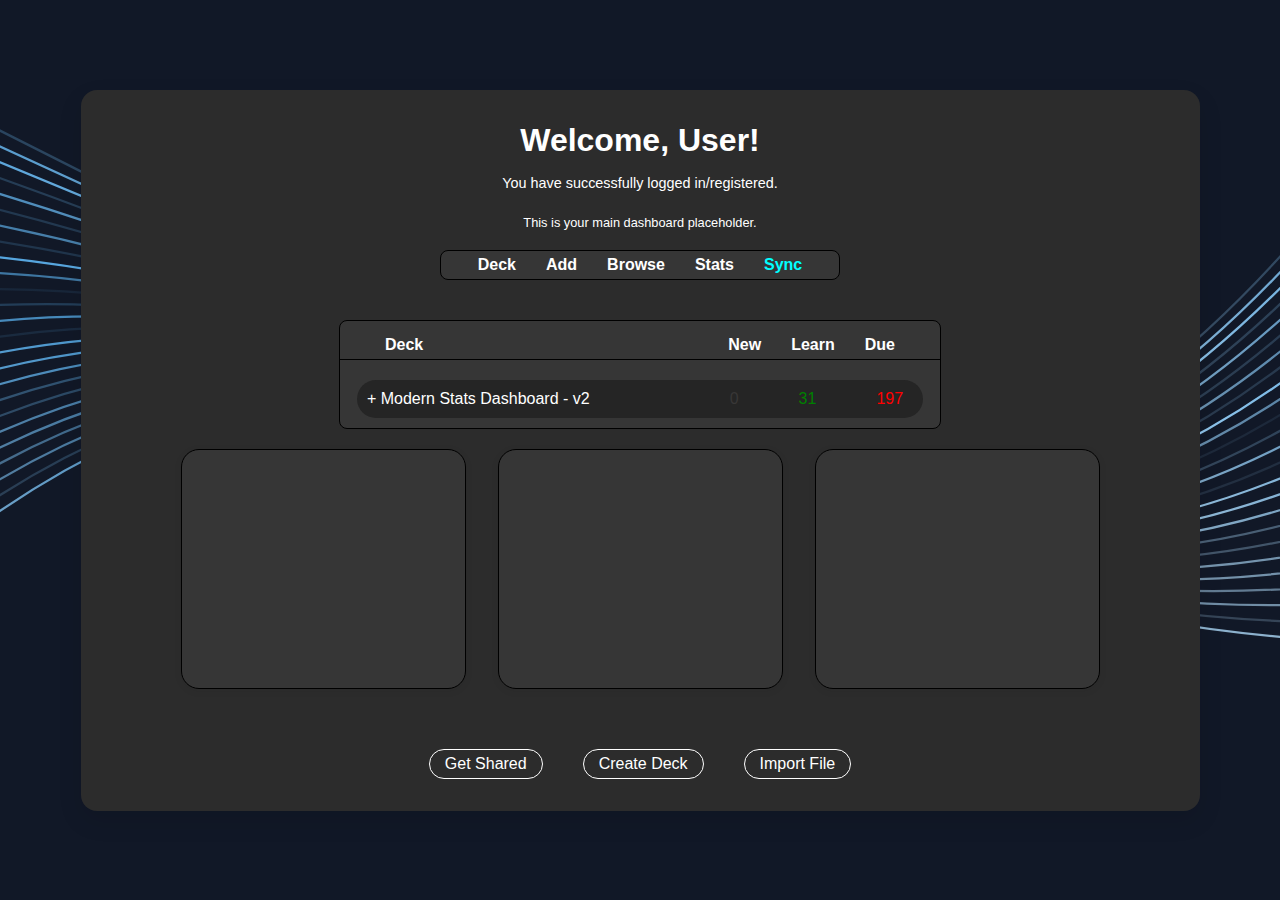
<file: dashboard.html>
<!DOCTYPE html>
<html lang="en">
<head>
  <meta charset="UTF-8" />
  <meta name="viewport" content="width=device-width, initial-scale=1" />
  <title>Anki Dashboard</title>
  <link rel="icon" type="svg" href="assets/ssshape.svg">
  <link rel="stylesheet" href="css/styles.css" />
  <link rel="stylesheet" href="css/dashboard.css">
  <script src="login-script.js" defer></script>
</head>
<body>
  <!-- 3. Welcome Screen -->
    <section id="screen-welcome" class="screen active screen-welcome">
        <h2 class="title">Welcome, <span id="welcome-user-name">User</span>!</h2>
        <p class="subtitle">You have successfully logged in/registered.</p>
        <p class="small-text">This is your main dashboard placeholder.</p>
        <div class="navigation">
          <ul class="nav">
            <li>Deck</li>
            <li>Add</li>
            <li>Browse</li>
            <li>Stats</li>
            <li>Sync</li>
          </ul>
        </div>

        <div class="main">
          <div class="main-deck">
            <div class="deck">
              <ul class="deck-list">
                <li>Deck</li>
                <li>New</li>
                <li>Learn</li>
                <li>Due</li>
              </ul>
            </div>
            <div class="stats">
              <div class="stats-data">
                <p style="color: #fff" class="stats-name">+ Modern Stats Dashboard - v2</p>
                <p style="color: rgb(56, 55, 55);">0</p>
                <p style="color: green;">31</p>
                <p style="color: red">197</p>
              </div>
            </div>
          </div>
        </div>

        <!-- <div class="boxes">
          <div class="box1"></div>
          <div class="box2"></div>
          <div class="box3"></div>
        </div> -->


        <div class="boxes">
          <div class="box1 summary-card"></div>
          <div class="box2 summary-card"></div>
          <div class="box3 summary-card"></div>
        </div>


        <div class="setting">
          <div class="choice">
            <div class="share">
              <p>Get Shared</p>
            </div>
            <div class="create">
              <p>Create Deck</p>
            </div>
            <div class="import">
              <p>Import File</p>
            </div>
          </div>
        </div>
    </section>
    <div class="loader"></div>
    <script>
      window.onload = () => {
        const name = localStorage.getItem('welcomeName') || "User";
        document.getElementById('welcome-user-name').textContent = name;
      }
</script>
</body>
</html>
</file>
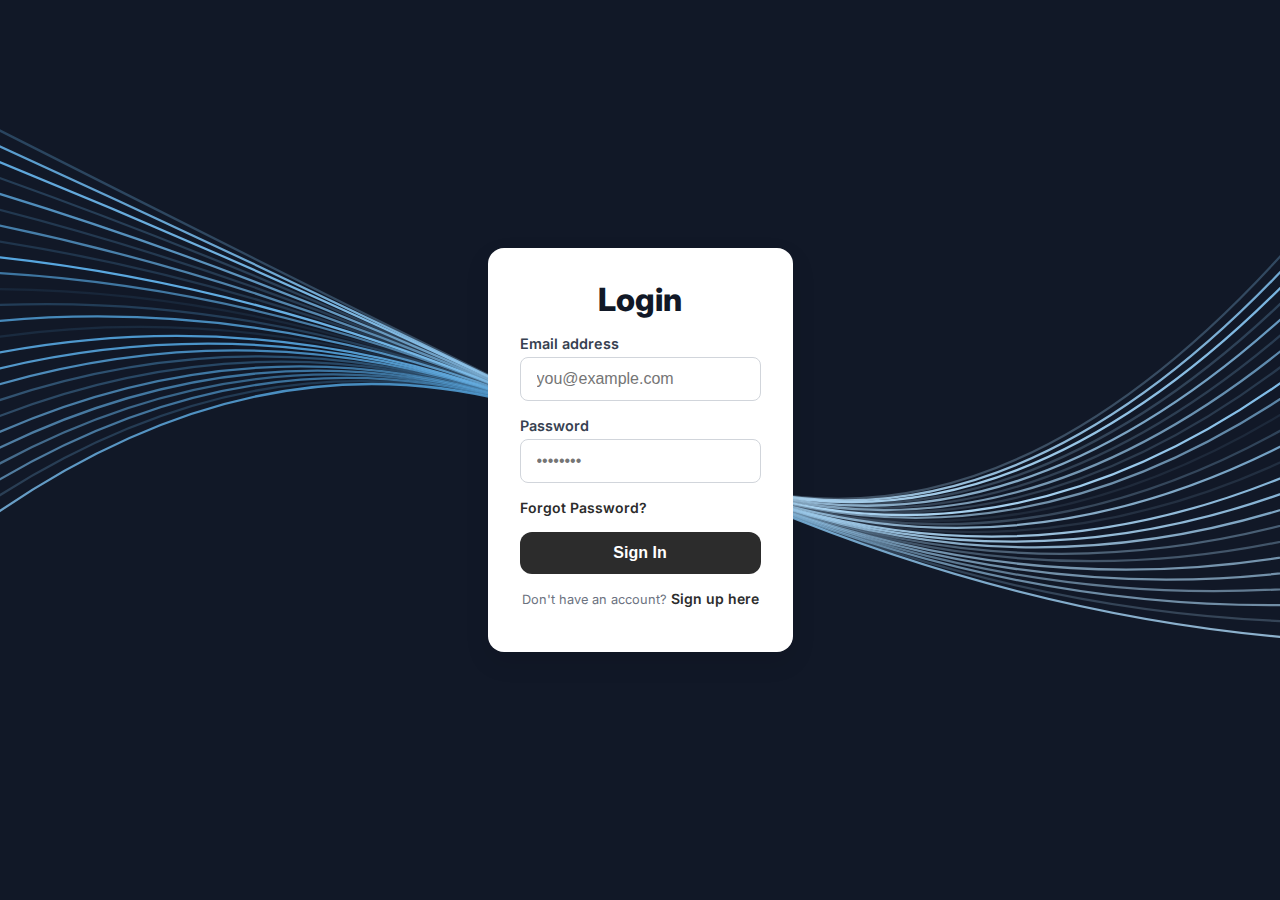
<file: login.html>
<!DOCTYPE html>
<html lang="en">
<head>
  <meta charset="UTF-8" />
  <meta name="viewport" content="width=device-width, initial-scale=1" />
  <title>Anki</title>
  <link rel="icon" type="svg" href="assets/ssshape.svg">
  <link rel="stylesheet" href="css/styles.css" />
  <script src="login-script.js" defer></script>
  <link href="https://fonts.googleapis.com/css2?family=Inter:wght@100..900&display=swap" rel="stylesheet" />
</head>
<body>
  <div id="app" class="container">
    <!-- 1. Login Screen -->
    <section id="screen-login" class="screen active">
      <h2 class="title">Login</h2>
      <form id="login-form" onsubmit="handleLogin(event)" class="form">
        <div id="login-error-box" class="error-box hidden" role="alert">
          <strong>Error!</strong>
          <span id="login-error-message"></span>
        </div>
        <div class="form-group">
          <label for="login-email">Email address</label>
          <input type="email" id="login-email" placeholder="you@example.com" required />
        </div>
        <div class="form-group">
          <label for="login-password">Password</label>
          <input type="password" id="login-password" placeholder="••••••••" required />
        </div>
        <div class="flex-row space-between">
          <a href="#" onclick="showSimulatedMessage(''); return false;" class="link">
            Forgot Password?
          </a>
        </div>
        <button type="submit" class="btn btn-primary">Sign In</button>
      </form>
      <p class="text-center small-text">
        Don't have an account?
        <a href="#" onclick="goToScreen('register_step1'); return false;" class="link">
          Sign up here
        </a>
      </p>
    </section>

    <!-- 2. Register Steps -->

    <!-- Step 1 -->
    <section id="screen-register_step1" class="screen">
      <h2 class="title">Create Account (1/3)</h2>
      <p class="subtitle">Let's start with your basic info.</p>
      <form id="register-step1-form" onsubmit="handleRegistrationStep(event, 1)" class="form">
        <div class="form-group">
          <label for="reg-name">Full Name</label>
          <input type="text" id="reg-name" placeholder="Jane Doe" required />
        </div>
        <div class="form-group">
          <label for="reg-email">Email Address</label>
          <input type="email" id="reg-email" placeholder="you@newuser.com" required />
        </div>
        <button type="submit" class="btn btn-primary">Next Step</button>
        <button type="button" onclick="goToScreen('login');" class="btn btn-secondary">← Back to Sign In</button>
      </form>
    </section>

    <!-- Step 2 -->
    <section id="screen-register_step2" class="screen">
      <h2 class="title">Password Setup (2/3)</h2>
      <p class="subtitle">Choose a strong password.</p>
      <form id="register-step2-form" onsubmit="handleRegistrationStep(event, 2)" class="form">
        <div id="password-error-box" class="error-box warning hidden" role="alert">
          <strong>Heads up!</strong>
          <span>Passwords do not match.</span>
        </div>
        <div class="form-group">
          <label for="reg-password">Password</label>
          <input type="password" id="reg-password" placeholder="••••••••" required />
        </div>
        <div class="form-group">
          <label for="reg-confirm-password">Confirm Password</label>
          <input type="password" id="reg-confirm-password" placeholder="••••••••" required />
        </div>
        <button type="submit" class="btn btn-primary">Next Step</button>
        <button type="button" onclick="goToScreen('register_step1');" class="btn btn-secondary">← Back</button>
      </form>
    </section>

    <!-- Step 3 -->
    <section id="screen-register_step3" class="screen">
      <h2 class="title">Finalizing (3/3)</h2>
      <p class="subtitle">Almost done! Just confirm the terms.</p>
      <form id="register-step3-form" onsubmit="handleRegistrationStep(event, 3)" class="form">
        <div class="checkbox-group">
          <input id="terms-checkbox" name="terms" type="checkbox" required />
          <label for="terms-checkbox" class="checkbox-label">
            I agree to the <a href="#" class="link">Terms of Service</a> and Privacy Policy.
          </label>
        </div>
        <button type="submit" class="btn btn-success">Complete Registration</button>
        <button type="button" onclick="goToScreen('register_step2');" class="btn btn-secondary">← Back</button>
      </form>
    </section>

    <!-- Message Modal -->
    <div id="message-box" class="modal hidden" role="dialog" aria-modal="true" aria-labelledby="message-box-title">
      <div class="modal-content">
        <h3 id="message-box-title" class="modal-title">Forgot Password</h3>
        <p>Email address</p>
        <input type="email" placeholder="email address">
        <p id="message-content"></p>
        <button onclick="hideSimulatedMessage()" class="btn btn-primary btn-wide">OK</button>
      </div>
    </div>
  </div>
  <div class="loader"></div>
</body>
</html>
</file>
<file: css/dashboard.css>
* {
    margin: 0;
    padding: 0;
}

.title {
    color: #fff;
}

.subtitle, .small-text {
    color: #fff;
}

.screen-welcome {
    background-color: #2c2c2c;
    position: absolute;
    width: auto;
    height: auto;
    display: flex;
    justify-content: center;
    align-items: center;
    padding-left: 100px; padding-right: 100px;
}

.navigation {
    margin: 20px 0 40px 0;
}

.navigation li{
    justify-content: center;
    align-items: center;
    list-style-type: none;
}

.navigation ul {
    display: flex;
    align-items: center;
    justify-content: center;
    gap: 30px;
    padding: 5px 0 5px 0;
    border: 1px solid black;
    width: 400px;  
    border-radius: 8px;
}

/* temporary */
div {
    display: flex;
    justify-content: center;
    align-items: center;
    /* border: 1px solid black; */
}
/* temporary */


.deck-list {
    width: 500px;
}

.deck {
    border-radius: 8px;

}

ul {
    background-color: #363636;
}

li {
    color: #fff;
}

.deck-list li {
    justify-content: center;
    align-items: center;
    list-style-type: none;
}

.deck-list {
    margin: 10px 0 0 0;
}

.deck ul {
    display: flex;
    align-items: center;
    justify-content: center;
    gap: 30px;
    padding: 5px 0 5px 0;
    border-bottom: 1px solid black;
    width: 600px;
}

.deck ul li:first-child {
    margin-right: 275px;
}

.nav li:last-child {
    color: aqua;
}

.nav li {
    font-weight: bold;
}

.main-deck {
    display: grid;
    border: 1px solid black;
    border-radius: 8px;
    background-color: #363636;
}

.stats {
    margin: 20px 10px 10px 10px;
}

.deck-list {
    font-weight: bold;
}

.stats-data {
    gap: 60px;
    border: none;
    padding: 10px 20px 10px 10px;
    border-radius: 20px;
    background-color: #252525;
}

.stats-name {
    margin-right: 80px;
}

/* .boxes {
    display: absolute;
    margin: 50px 0 0 0;
    display: flex;
    justify-content: center;
    align-items: center;
    gap: 50px;
    border: 1px solid black;
}

.box1, .box2, .box3 {
    display: display inherit;
    border: 1px solid black;
    width: 300px;
    height: 200px;
} */


.boxes {
    display: flex;
    justify-content: center;
    gap: 32px;
}

.summary-card {
    margin: 20px 0 0 0;
    border: 1px solid black;
    background: #fff;
    border-radius: 18px;
    box-shadow: 0 2px 8px rgba(30,30,30,0.06);
    width: 285px;
    min-height: 240px;
    padding: 28px 32px 24px 32px;
    display: flex;
    flex-direction: column;
    align-items: stretch;
}

.summary-card {
    background-color: #363636;
}

/* Responsive: stack on small screens */
@media (max-width: 900px) {
  .boxes {
    flex-direction: column;
    align-items: center;
  }
  .summary-card {
    width: 90vw;
  }
}

.setting {
    margin-top: 60px;
}

.choice p {
    color: #fff;
}

.choice {
    gap: 40px;
}

.choice div {
    border: 1px solid white;
    padding: 5px 15px 5px 15px;
    border-radius: 25px;
}

.choice div:hover {
    background-color: #858585;
    cursor: pointer;
}


.loader {
    position: fixed;
    top: 0;
    left: 0;
    width: 100vw;
    height: 100vh;
    display: flex;
    justify-content: center;
    align-items: center;
    background-color: #fff;
    transition: opacity 0.75s, visibility 0.75s;
}

.loader-hidden {
    opacity: 0;
    visibility: hidden;
}

.loader::after {
    content: "";
    width: 75px;
    height: 75px;
    border: 15px solid #fff;
    border-top-color: #53a5e0;
    border-radius: 50%;
    animation: loading 0.75s, ease infinite;
}

@keyframes loading {
    from {
        transform: rotate(0turn);
    }
    to {
        transform: rotate(1turn);
    }
}
</file>
<file: css/styles.css>
/* Reset */
*,
*::before,
*::after {
  box-sizing: border-box;
}



body {
  font-family: 'Inter', sans-serif;
  background-color: #111827;
  margin: 0;
  min-height: 100vh;
  display: flex;
  justify-content: center;
  align-items: center;
}

body {
    background-image: url('/assets/oooscillate\ \(1\).svg');
    background-repeat: no-repeat;
    background-size: cover;
    background-position: center;
}

.container {
  width: 100%;
  max-width: 400px;
  padding: 2rem;
  display: flex;
  justify-content: center;
  align-items: center;
}

.screen {
    background: #fff;
    border-radius: 1rem;
    box-shadow: 0 10px 25px rgba(0,0,0,0.1);
    padding: 2rem;
    display: none;  
    opacity: 0;
    transform: scale(0.95);
    transition: opacity 0.3s ease, transform 0.3s ease;
}

.screen.active {
    display: block;
    opacity: 1;
    transform: scale(1);
}

.title {
  font-weight: 800;
  font-size: 2rem;
  color: #111827;
  margin: 0 0 1rem;
  text-align: center;
}

.subtitle {
  color: #6b7280;
  margin: 0 0 1.5rem;
  text-align: center;
  font-size: 0.9rem;
}

.form {
  display: flex;
  flex-direction: column;
  gap: 1rem;
}

.form-group {
  display: flex;
  flex-direction: column;
}

.form-group label {
  font-weight: 600;
  font-size: 0.9rem;
  margin-bottom: 0.3rem;
  color: #374151;
}

.form-group input[type="email"],
.form-group input[type="text"],
.form-group input[type="password"] {
  padding: 0.75rem 1rem;
  border: 1px solid #d1d5db;
  border-radius: 0.5rem;
  font-size: 1rem;
  transition: border-color 0.3s ease;
}

.form-group input:focus {
  outline: none;
  border-color: #2c2c2c;
  box-shadow: 0 0 0 3px rgba(79, 70, 229, 0.3);
}

.flex-row {
  display: flex;
  align-items: center;
}

.space-between {
  justify-content: space-between;
}

.link {
  color: #2c2c2c;
  text-decoration: none;
  font-weight: 600;
  font-size: 0.875rem;
  cursor: pointer;
}

.link:hover {
  text-decoration: underline;
  color: #4b4b4b;
}

.btn {
  padding: 0.75rem 1rem;
  font-weight: 700;
  font-size: 1rem;
  border-radius: 0.75rem;
  border: none;
  cursor: pointer;
  transition: background-color 0.2s ease;
  width: 100%;
}

.btn-primary {
  background-color: #2c2c2c;
  color: white;
}

.btn-primary:hover {
  background-color: #434343;
}

.btn-success {
  background-color: #16a34a;
  color: white;
}

.btn-success:hover {
  background-color: #15803d;
}

.btn-secondary {
    /* background-color: #2c2c2c; */
    color: #2c2c2c;
    font-weight: 600;
    font-size: 0.9rem;
    text-align: center;
    border: none;
    /* padding: 0.5rem 0; */
    cursor: pointer;
    /* width: 200px; */
}

.btn-wide {
  max-width: 200px;
  margin: 1rem auto 0;
  display: block;
}

.small-text {
  font-size: 0.8rem;
  color: #6b7280;
  margin-top: 1rem;
  text-align: center;
}

.error-box {
  padding: 0.75rem 1rem;
  border-radius: 0.5rem;
  margin-bottom: 1rem;
  font-weight: 600;
  font-size: 0.9rem;
}

.error-box strong {
  margin-right: 0.3rem;
}

.error-box.hidden {
  display: none;
}

.error-box[role="alert"] {
  border-width: 1.5px;
}

.error-box:not(.warning) {
  background-color: #fee2e2;
  border-color: #fca5a5;
  color: #b91c1c;
}

.error-box.warning {
  background-color: #fef3c7;
  border-color: #fde68a;
  color: #92400e;
}

.checkbox-group {
  display: flex;
  align-items: center;
  gap: 0.5rem;
}

.checkbox-label {
  font-weight: 600;
  font-size: 0.9rem;
  color: #374151;
}

.icon-success {
  height: 64px;
  width: 64px;
  margin: 0 auto 1rem;
  stroke: #16a34a;
  fill: none;
  display: block;
}

.modal {
  position: fixed;
  inset: 0;
  background-color: rgba(55, 65, 81, 0.5);
  display: flex;
  justify-content: center;
  align-items: center;
  z-index: 9999;
}

.modal.hidden {
  display: none;
}

.modal-content {
  background: white;
  border-radius: 1rem;
  padding: 2rem;
  max-width: 320px;
  width: 90%;
  box-shadow: 0 10px 30px rgba(0,0,0,0.1);
  text-align: center;
}

.modal-title {
  color: #2c2c2c;
  font-weight: 700;
  margin-bottom: 1rem;
}

@media (prefers-reduced-motion: reduce) {
  * {
    transition: none !important;
  }
}


.loader {
    position: fixed;
    top: 0;
    left: 0;
    width: 100vw;
    height: 100vh;
    display: flex;
    justify-content: center;
    align-items: center;
    background-color: #fff;
    transition: opacity 0.75s, visibility 0.75s;
}

.loader-hidden {
    opacity: 0;
    visibility: hidden;
}

.loader::after {
    content: "";
    width: 75px;
    height: 75px;
    border: 15px solid #fff;
    border-top-color: #53a5e0;
    border-radius: 50%;
    animation: loading 0.75s, ease infinite;
}

@keyframes loading {
    from {
        transform: rotate(0turn);
    }
    to {
        transform: rotate(1turn);
    }
}

.modal-content input {
  padding: 10px;
  width: 200px;
  border-radius: 10px;
  border: 1px solid black;

}
</file>
